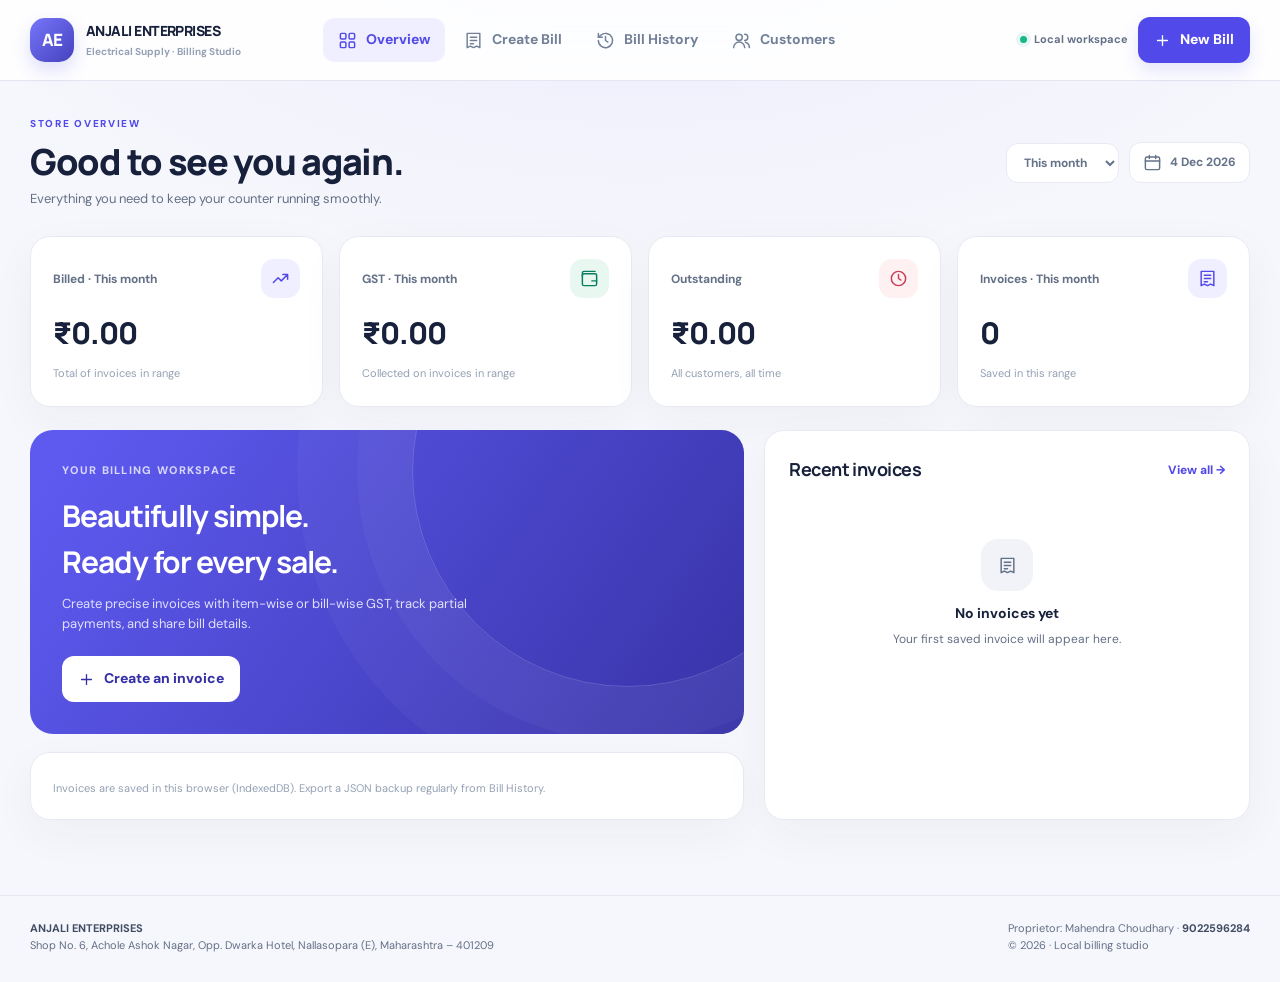
<file: index.html>
<!doctype html>
<html lang="en">
  <head>
    <meta charset="utf-8" />
    <meta
      content="width=device-width,initial-scale=1,viewport-fit=cover"
      name="viewport"
    />
    <meta content="#f6f7fb" name="theme-color" />
    <meta
      content="Anjali Enterprises premium local billing workspace"
      name="description"
    />
    <title>Anjali Enterprises — Billing Studio</title>
    <link href="https://fonts.googleapis.com" rel="preconnect" />
    <link crossorigin="" href="https://fonts.gstatic.com" rel="preconnect" />
    <link
      href="https://fonts.googleapis.com/css2?family=DM+Sans:wght@400;500;600;700;800&amp;family=Manrope:wght@400;500;600;700;800&amp;display=swap"
      rel="stylesheet"
    />

    <link rel="manifest" href="./manifest.json" />
    <link href="icon-192.png" rel="apple-touch-icon" />
    <link href="./styles.css?v=2.0" rel="stylesheet" />
  </head>
  <body>
    <div class="shell">
      <template data-part="./partials/header.html"></template>
      <main class="main">
        <template data-part="./partials/dashboard.html"></template>
        <template data-part="./partials/invoice.html"></template>
        <template data-part="./partials/history.html"></template>
        <template data-part="./partials/customers.html"></template>
      </main>
      <template data-part="./partials/footer.html"></template>
    </div>
    <template data-part="./partials/bottom-nav.html"></template>
    <template data-part="./partials/payment-dialog.html"></template>
    <div aria-live="polite" class="toast hidden" id="toast" role="status"></div>
    <script src="./js/bootstrap.js" defer></script>
  </body>
</html>
</file>
<file: styles.css>
/* CSS entry point. Imports are deliberately kept in original cascade order. */
@import url("./css/base.css");
@import url("./css/layout.css");
@import url("./css/dashboard.css");
@import url("./css/invoice-forms.css");
@import url("./css/history-customers.css");
@import url("./css/feedback.css");
@import url("./css/responsive.css");
@import url("./css/theme.css");
@import url("./css/wizard.css");
@import url("./css/payment.css");
@import url("./css/preview.css");
@import url("./css/wizard-responsive.css");
</file>
